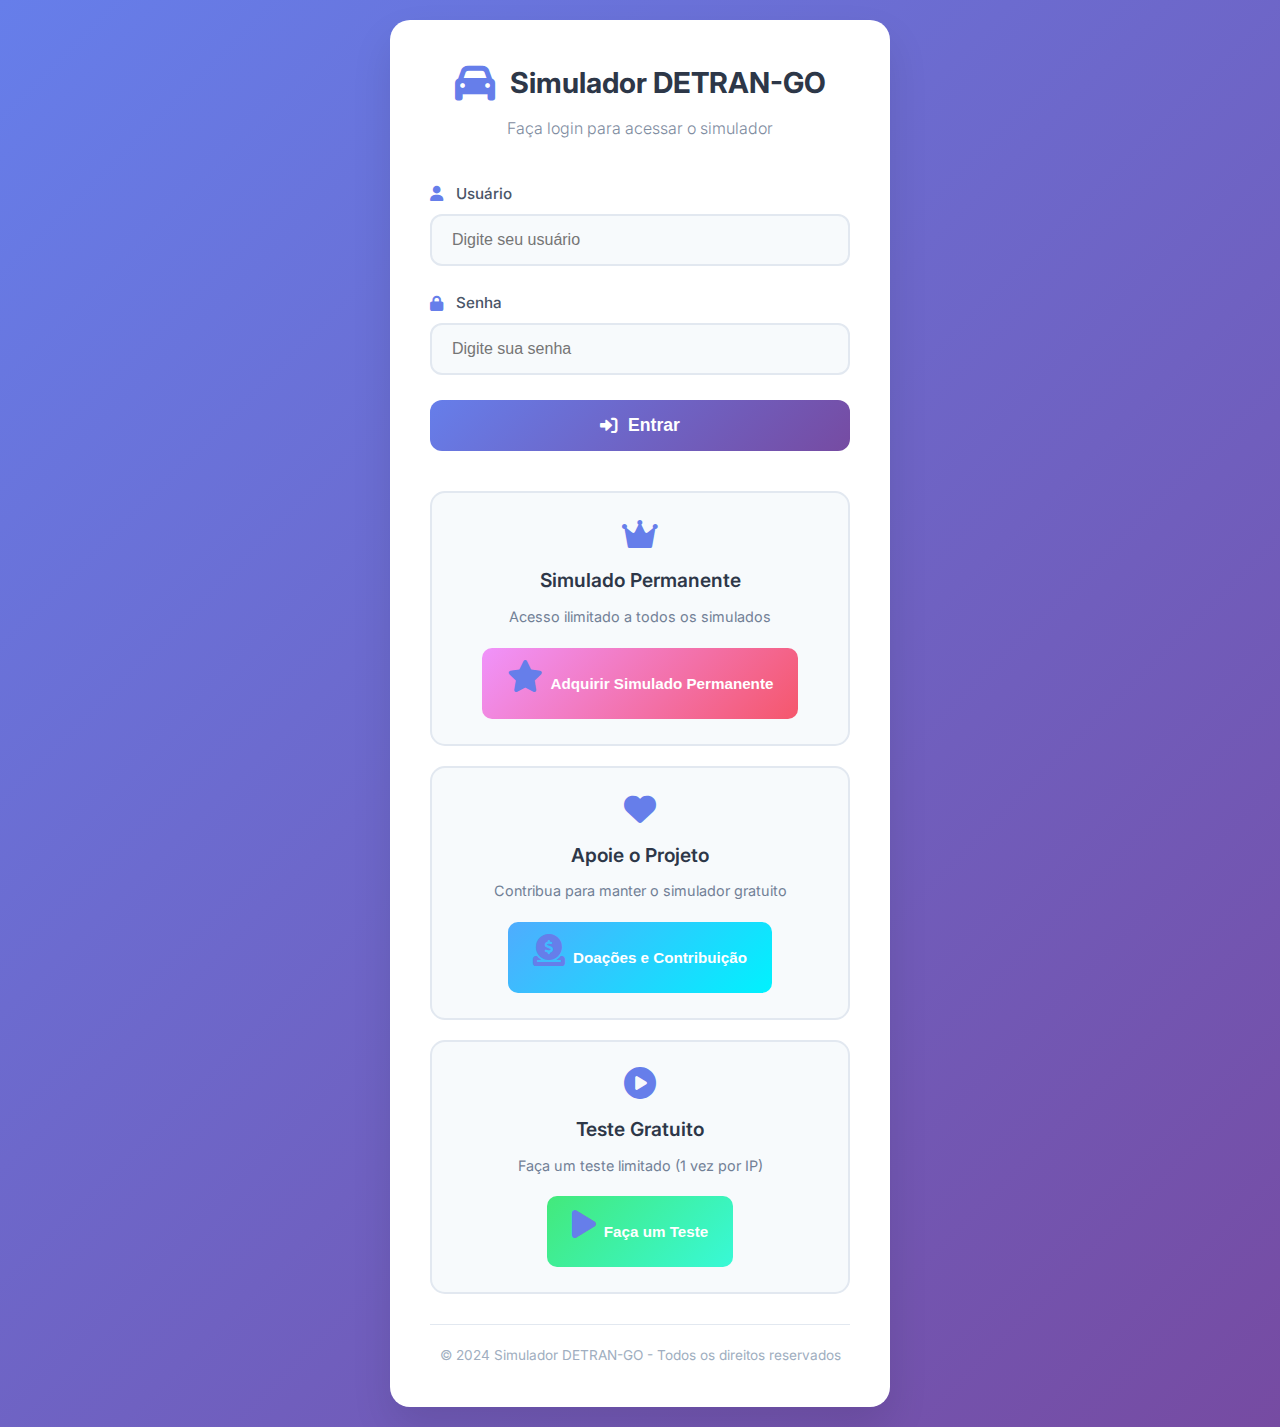
<file: index.html>
<!DOCTYPE html>
<html lang="pt-BR">
<head>
    <meta charset="UTF-8">
    <meta name="viewport" content="width=device-width, initial-scale=1.0">
    <title>Simulado Dtran</title>
    <link rel="stylesheet" href="styles.css">
    <link href="https://fonts.googleapis.com/css2?family=Inter:wght@300;400;500;600;700&display=swap" rel="stylesheet">
    <link rel="stylesheet" href="https://cdnjs.cloudflare.com/ajax/libs/font-awesome/6.0.0/css/all.min.css">
</head>
<body>
    <!-- Header com informações do usuário -->
    <div id="user-header" class="user-header" style="display: none;">
        <div class="user-info">
            <i class="fas fa-user-circle"></i>
            <span id="username-display"></span>
            <span id="user-type" class="user-type"></span>
        </div>
        <button id="logout-btn" class="logout-btn" onclick="AuthSystem.logout()">
            <i class="fas fa-sign-out-alt"></i>
            Sair
        </button>
    </div>

    <div class="container">
        <!-- Tela Inicial -->
        <div id="home-screen" class="screen active">
            <div class="header">
                <div class="logo">
                    <i class="fas fa-car"></i>
                    <h1>Simulado Dtran</h1>
                </div>
                <p class="subtitle">Prepare-se para a Prova Digital</p>
            </div>
            
            <div class="info-cards">
                <div class="info-card">
                    <i class="fas fa-question-circle"></i>
                    <h3 id="questions-count">30 Questões</h3>
                    <p>Simulado completo com questões atualizadas</p>
                </div>
                <div class="info-card">
                    <i class="fas fa-target"></i>
                    <h3 id="pass-requirement">21 para Passar</h3>
                    <p id="pass-description">Você precisa acertar pelo menos 70% das questões</p>
                </div>
                <div class="info-card">
                    <i class="fas fa-clock"></i>
                    <h3>Sem Limite de Tempo</h3>
                    <p>Faça com calma e atenção</p>
                </div>
            </div>
            
            <button id="start-btn" class="btn-primary">
                <i class="fas fa-play"></i>
                Iniciar Simulado
            </button>
        </div>

        <!-- Tela do Quiz -->
        <div id="quiz-screen" class="screen">
            <div class="quiz-header">
                <div class="progress-info">
                    <span id="question-counter">Questão 1 de 30</span>
                    <div class="progress-bar">
                        <div id="progress-fill" class="progress-fill"></div>
                    </div>
                </div>
                <div class="score-info">
                    <span id="score-display">Acertos: 0</span>
                </div>
            </div>

            <div class="question-container">
                <div id="question-text" class="question-text"></div>
                <div id="question-image" class="question-image"></div>
                
                <div id="options-container" class="options-container">
                    <!-- Opções serão inseridas dinamicamente -->
                </div>
            </div>

            <div class="quiz-controls">
                <button id="prev-btn" class="btn-secondary" disabled>
                    <i class="fas fa-arrow-left"></i>
                    Anterior
                </button>
                <button id="next-btn" class="btn-primary" disabled>
                    Próxima
                    <i class="fas fa-arrow-right"></i>
                </button>
                <button id="finish-btn" class="btn-success" style="display: none;">
                    <i class="fas fa-check"></i>
                    Finalizar
                </button>
            </div>
        </div>

        <!-- Tela de Resultados -->
        <div id="results-screen" class="screen">
            <div class="results-container">
                <div id="result-status" class="result-status">
                    <!-- Status será inserido dinamicamente -->
                </div>
                
                <div class="result-stats">
                    <div class="stat-card">
                        <i class="fas fa-check-circle"></i>
                        <h3 id="correct-answers">0</h3>
                        <p>Acertos</p>
                    </div>
                    <div class="stat-card">
                        <i class="fas fa-times-circle"></i>
                        <h3 id="wrong-answers">0</h3>
                        <p>Erros</p>
                    </div>
                    <div class="stat-card">
                        <i class="fas fa-percentage"></i>
                        <h3 id="percentage">0%</h3>
                        <p>Aproveitamento</p>
                    </div>
                </div>

                <div class="result-actions">
                    <button id="review-btn" class="btn-secondary">
                        <i class="fas fa-eye"></i>
                        Revisar Respostas
                    </button>
                    <button id="restart-btn" class="btn-primary">
                        <i class="fas fa-redo"></i>
                        Novo Simulado
                    </button>
                </div>
            </div>
        </div>

        <!-- Tela de Revisão -->
        <div id="review-screen" class="screen">
            <div class="review-header">
                <h2><i class="fas fa-eye"></i> Revisão das Respostas</h2>
                <button id="back-to-results" class="btn-secondary">
                    <i class="fas fa-arrow-left"></i>
                    Voltar aos Resultados
                </button>
            </div>
            
            <div id="review-container" class="review-container">
                <!-- Revisão será inserida dinamicamente -->
            </div>
        </div>
    </div>

    <script src="questions.js"></script>
    <script src="login.js"></script>
    <script src="script.js"></script>
    <script src="auth-integration.js"></script>
</body>
</html>
</file>
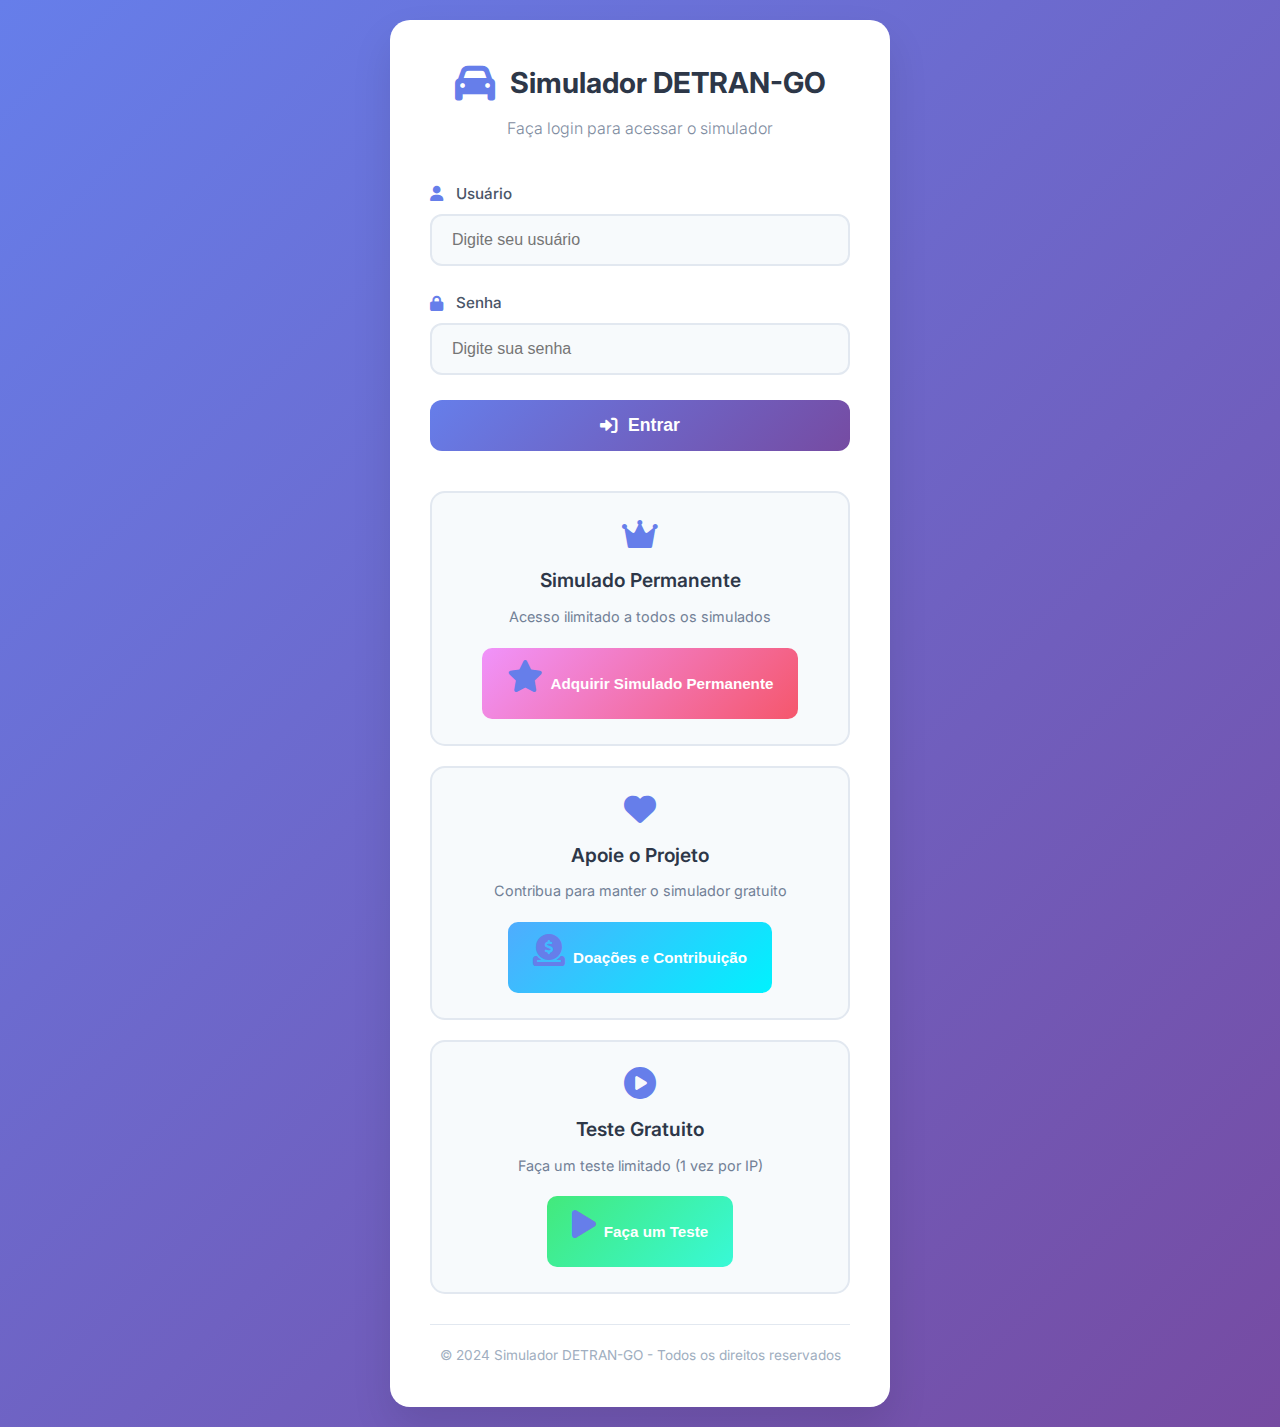
<file: login.html>
<!DOCTYPE html>
<html lang="pt-BR">
<head>
    <meta charset="UTF-8">
    <meta name="viewport" content="width=device-width, initial-scale=1.0">
    <title>Login - Simulador DETRAN-GO</title>
    <link rel="stylesheet" href="styles.css">
    <link rel="stylesheet" href="login-styles.css">
    <link href="https://fonts.googleapis.com/css2?family=Inter:wght@300;400;500;600;700&display=swap" rel="stylesheet">
    <link rel="stylesheet" href="https://cdnjs.cloudflare.com/ajax/libs/font-awesome/6.0.0/css/all.min.css">
</head>
<body>
    <div class="login-container">
        <div class="login-card">
            <div class="login-header">
                <div class="logo">
                    <i class="fas fa-car"></i>
                    <h1>Simulador DETRAN-GO</h1>
                </div>
                <p class="subtitle">Faça login para acessar o simulador</p>
            </div>

            <form id="login-form" class="login-form">
                <div class="form-group">
                    <label for="username">
                        <i class="fas fa-user"></i>
                        Usuário
                    </label>
                    <input type="text" id="username" name="username" required placeholder="Digite seu usuário">
                </div>

                <div class="form-group">
                    <label for="password">
                        <i class="fas fa-lock"></i>
                        Senha
                    </label>
                    <input type="password" id="password" name="password" required placeholder="Digite sua senha">
                </div>

                <button type="submit" class="btn-login">
                    <i class="fas fa-sign-in-alt"></i>
                    Entrar
                </button>
            </form>

            <div class="login-options">
                <div class="option-card">
                    <i class="fas fa-crown"></i>
                    <h3>Simulado Permanente</h3>
                    <p>Acesso ilimitado a todos os simulados</p>
                    <button class="btn-premium" onclick="showPremiumInfo()">
                        <i class="fas fa-star"></i>
                        Adquirir Simulado Permanente
                    </button>
                </div>

                <div class="option-card">
                    <i class="fas fa-heart"></i>
                    <h3>Apoie o Projeto</h3>
                    <p>Contribua para manter o simulador gratuito</p>
                    <button class="btn-donate" onclick="showDonationInfo()">
                        <i class="fas fa-donate"></i>
                        Doações e Contribuição
                    </button>
                </div>

                <div class="option-card test-option">
                    <i class="fas fa-play-circle"></i>
                    <h3>Teste Gratuito</h3>
                    <p>Faça um teste limitado (1 vez por IP)</p>
                    <button id="test-btn" class="btn-test" onclick="startFreeTest()">
                        <i class="fas fa-play"></i>
                        Faça um Teste
                    </button>
                    <div id="test-status" class="test-status" style="display: none;">
                        <i class="fas fa-exclamation-triangle"></i>
                        <span>Você já utilizou seu teste gratuito</span>
                    </div>
                </div>
            </div>

            <div class="login-footer">
                <p>&copy; 2024 Simulador DETRAN-GO - Todos os direitos reservados</p>
            </div>
        </div>
    </div>

    <!-- Modal Premium -->
    <div id="premium-modal" class="modal">
        <div class="modal-content">
            <span class="close" onclick="closeModal('premium-modal')">&times;</span>
            <div class="modal-header">
                <i class="fas fa-crown"></i>
                <h2>Simulado Permanente</h2>
            </div>
            <div class="modal-body">
                <div class="premium-features">
                    <div class="feature">
                        <i class="fas fa-infinity"></i>
                        <span>Simulados ilimitados</span>
                    </div>
                    <div class="feature">
                        <i class="fas fa-chart-line"></i>
                        <span>Relatórios detalhados</span>
                    </div>
                    <div class="feature">
                        <i class="fas fa-bookmark"></i>
                        <span>Salvar progresso</span>
                    </div>
                    <div class="feature">
                        <i class="fas fa-mobile-alt"></i>
                        <span>Acesso em qualquer dispositivo</span>
                    </div>
                </div>
                <div class="premium-price">
                    <h3>R$ 9,99</h3>
                    <p>Pagamento único - Acesso vitalício</p>
                </div>
                <button class="btn-premium-buy">
                    <i class="fas fa-credit-card"></i>
                    Adquirir Agora
                </button>
            </div>
        </div>
    </div>

    <!-- Modal Doação -->
    <div id="donation-modal" class="modal">
        <div class="modal-content">
            <span class="close" onclick="closeModal('donation-modal')">&times;</span>
            <div class="modal-header">
                <i class="fas fa-heart"></i>
                <h2>Apoie o Projeto</h2>
            </div>
            <div class="modal-body">
                <p>Sua contribuição ajuda a manter o simulador gratuito e sempre atualizado!</p>
                <div class="donation-options">
                    <button class="donation-btn" data-value="5">
                        <i class="fas fa-coffee"></i>
                        R$ 5,00
                        <span>Um café</span>
                    </button>
                    <button class="donation-btn" data-value="10">
                        <i class="fas fa-hamburger"></i>
                        R$ 10,00
                        <span>Um lanche</span>
                    </button>
                    <button class="donation-btn" data-value="25">
                        <i class="fas fa-pizza-slice"></i>
                        R$ 25,00
                        <span>Uma pizza</span>
                    </button>
                    <button class="donation-btn custom" onclick="showCustomDonation()">
                        <i class="fas fa-hand-holding-heart"></i>
                        Outro valor
                    </button>
                </div>
                <div class="payment-methods">
                    <h4>Formas de pagamento:</h4>
                    <div class="payment-icons">
                        <i class="fab fa-pix"></i>
                        <i class="fas fa-credit-card"></i>
                        <i class="fab fa-paypal"></i>
                    </div>
                </div>
            </div>
        </div>
    </div>

    <!-- Modal Doação Personalizada -->
    <div id="custom-donation-modal" class="modal">
        <div class="modal-content">
            <span class="close" onclick="closeModal('custom-donation-modal')">&times;</span>
            <div class="modal-header">
                <i class="fab fa-pix"></i>
                <h2>Doação Personalizada</h2>
            </div>
            <div class="modal-body">
                <div id="donation-form">
                    <p>Digite o valor que deseja contribuir:</p>
                    <div class="custom-value-input">
                        <label for="custom-donation-value">Valor (R$):</label>
                        <input type="number" id="custom-donation-value" min="1" step="0.01" placeholder="0,00">
                        <button onclick="processCustomDonation()" class="btn-generate-pix">
                            <i class="fab fa-pix"></i>
                            Gerar QR-PIX
                        </button>
                    </div>
                </div>
                <div id="qr-code-container" style="display: none;">
                    <!-- QR Code será gerado aqui -->
                </div>
            </div>
        </div>
    </div>

    <script src="login.js"></script>
</body>
</html>
</file>
<file: login-styles.css>
/* Estilos específicos para a tela de login */

body {
    margin: 0;
    padding: 0;
    font-family: 'Inter', sans-serif;
    transition: opacity 0.3s ease;
}

.login-container {
    min-height: 100vh;
    background: linear-gradient(135deg, #667eea 0%, #764ba2 100%);
    display: flex;
    align-items: center;
    justify-content: center;
    padding: 20px;
    box-sizing: border-box;
}

.login-card {
    background: white;
    border-radius: 20px;
    box-shadow: 0 20px 40px rgba(0, 0, 0, 0.1);
    padding: 40px;
    width: 100%;
    max-width: 500px;
    animation: slideUp 0.6s ease-out;
}

@keyframes slideUp {
    from {
        opacity: 0;
        transform: translateY(30px);
    }
    to {
        opacity: 1;
        transform: translateY(0);
    }
}

.login-header {
    text-align: center;
    margin-bottom: 40px;
}

.login-header .logo {
    display: flex;
    align-items: center;
    justify-content: center;
    gap: 15px;
    margin-bottom: 10px;
}

.login-header .logo i {
    font-size: 2.5rem;
    color: #667eea;
}

.login-header h1 {
    font-size: 1.8rem;
    font-weight: 700;
    color: #2d3748;
    margin: 0;
}

.login-header .subtitle {
    color: #718096;
    font-size: 1rem;
    margin: 0;
}

.login-form {
    margin-bottom: 40px;
}

.form-group {
    margin-bottom: 25px;
}

.form-group label {
    display: flex;
    align-items: center;
    gap: 10px;
    font-weight: 500;
    color: #4a5568;
    margin-bottom: 8px;
    font-size: 0.95rem;
}

.form-group label i {
    color: #667eea;
    width: 16px;
}

.form-group input {
    width: 100%;
    padding: 15px 20px;
    border: 2px solid #e2e8f0;
    border-radius: 12px;
    font-size: 1rem;
    transition: all 0.3s ease;
    background: #f7fafc;
    box-sizing: border-box;
}

.form-group input:focus {
    outline: none;
    border-color: #667eea;
    background: white;
    box-shadow: 0 0 0 3px rgba(102, 126, 234, 0.1);
}

.btn-login {
    width: 100%;
    padding: 15px;
    background: linear-gradient(135deg, #667eea 0%, #764ba2 100%);
    color: white;
    border: none;
    border-radius: 12px;
    font-size: 1.1rem;
    font-weight: 600;
    cursor: pointer;
    transition: all 0.3s ease;
    display: flex;
    align-items: center;
    justify-content: center;
    gap: 10px;
}

.btn-login:hover {
    transform: translateY(-2px);
    box-shadow: 0 10px 25px rgba(102, 126, 234, 0.3);
}

.login-options {
    display: grid;
    gap: 20px;
    margin-bottom: 30px;
}

.option-card {
    background: #f7fafc;
    border: 2px solid #e2e8f0;
    border-radius: 15px;
    padding: 25px;
    text-align: center;
    transition: all 0.3s ease;
}

.option-card:hover {
    border-color: #667eea;
    transform: translateY(-2px);
    box-shadow: 0 8px 25px rgba(0, 0, 0, 0.1);
}

.option-card i {
    font-size: 2rem;
    margin-bottom: 15px;
    color: #667eea;
}

.option-card h3 {
    font-size: 1.2rem;
    font-weight: 600;
    color: #2d3748;
    margin: 0 0 10px 0;
}

.option-card p {
    color: #718096;
    font-size: 0.9rem;
    margin: 0 0 20px 0;
    line-height: 1.5;
}

.btn-premium, .btn-donate, .btn-test {
    padding: 12px 25px;
    border: none;
    border-radius: 10px;
    font-weight: 600;
    cursor: pointer;
    transition: all 0.3s ease;
    display: inline-flex;
    align-items: center;
    gap: 8px;
    font-size: 0.95rem;
}

.btn-premium {
    background: linear-gradient(135deg, #f093fb 0%, #f5576c 100%);
    color: white;
}

.btn-donate {
    background: linear-gradient(135deg, #4facfe 0%, #00f2fe 100%);
    color: white;
}

.btn-test {
    background: linear-gradient(135deg, #43e97b 0%, #38f9d7 100%);
    color: white;
}

.btn-premium:hover, .btn-donate:hover, .btn-test:hover {
    transform: translateY(-2px);
    box-shadow: 0 8px 20px rgba(0, 0, 0, 0.2);
}

.test-status {
    background: #fed7d7;
    color: #c53030;
    padding: 10px 15px;
    border-radius: 8px;
    margin-top: 15px;
    display: flex;
    align-items: center;
    gap: 8px;
    font-size: 0.9rem;
    font-weight: 500;
}

.login-footer {
    text-align: center;
    padding-top: 20px;
    border-top: 1px solid #e2e8f0;
}

.login-footer p {
    color: #a0aec0;
    font-size: 0.85rem;
    margin: 0;
}

/* Modais */
.modal {
    display: none;
    position: fixed;
    z-index: 1000;
    left: 0;
    top: 0;
    width: 100%;
    height: 100%;
    background-color: rgba(0, 0, 0, 0.5);
    backdrop-filter: blur(5px);
}

.modal-content {
    background-color: white;
    margin: 5% auto;
    padding: 0;
    border-radius: 20px;
    width: 90%;
    max-width: 500px;
    max-height: 80vh;
    overflow-y: auto;
    animation: modalSlideIn 0.3s ease-out;
    position: relative;
}

@keyframes modalSlideIn {
    from {
        opacity: 0;
        transform: translateY(-50px) scale(0.9);
    }
    to {
        opacity: 1;
        transform: translateY(0) scale(1);
    }
}

.close {
    position: absolute;
    right: 20px;
    top: 20px;
    color: #a0aec0;
    font-size: 28px;
    font-weight: bold;
    cursor: pointer;
    z-index: 1001;
    transition: color 0.3s ease;
}

.close:hover {
    color: #2d3748;
}

.modal-header {
    background: linear-gradient(135deg, #667eea 0%, #764ba2 100%);
    color: white;
    padding: 30px;
    text-align: center;
    border-radius: 20px 20px 0 0;
}

.modal-header i {
    font-size: 2.5rem;
    margin-bottom: 10px;
}

.modal-header h2 {
    margin: 0;
    font-size: 1.5rem;
    font-weight: 600;
}

.modal-body {
    padding: 30px;
}

.premium-features {
    margin-bottom: 30px;
}

.feature {
    display: flex;
    align-items: center;
    gap: 15px;
    padding: 15px 0;
    border-bottom: 1px solid #e2e8f0;
}

.feature:last-child {
    border-bottom: none;
}

.feature i {
    color: #667eea;
    font-size: 1.2rem;
    width: 20px;
}

.feature span {
    font-weight: 500;
    color: #2d3748;
}

.premium-price {
    text-align: center;
    background: #f7fafc;
    padding: 25px;
    border-radius: 15px;
    margin-bottom: 25px;
}

.premium-price h3 {
    font-size: 2.5rem;
    font-weight: 700;
    color: #667eea;
    margin: 0 0 5px 0;
}

.premium-price p {
    color: #718096;
    margin: 0;
    font-size: 0.9rem;
}

.btn-premium-buy {
    width: 100%;
    padding: 15px;
    background: linear-gradient(135deg, #f093fb 0%, #f5576c 100%);
    color: white;
    border: none;
    border-radius: 12px;
    font-size: 1.1rem;
    font-weight: 600;
    cursor: pointer;
    transition: all 0.3s ease;
    display: flex;
    align-items: center;
    justify-content: center;
    gap: 10px;
}

.btn-premium-buy:hover {
    transform: translateY(-2px);
    box-shadow: 0 10px 25px rgba(240, 147, 251, 0.3);
}

.donation-options {
    display: grid;
    grid-template-columns: repeat(auto-fit, minmax(120px, 1fr));
    gap: 15px;
    margin-bottom: 30px;
}

.donation-btn {
    background: white;
    border: 2px solid #e2e8f0;
    border-radius: 12px;
    padding: 20px 15px;
    cursor: pointer;
    transition: all 0.3s ease;
    text-align: center;
    display: flex;
    flex-direction: column;
    align-items: center;
    gap: 8px;
}

.donation-btn:hover {
    border-color: #4facfe;
    background: #f0f9ff;
    transform: translateY(-2px);
}

.donation-btn i {
    font-size: 1.5rem;
    color: #4facfe;
}

.donation-btn span {
    font-size: 0.8rem;
    color: #718096;
}

.donation-btn.custom {
    background: linear-gradient(135deg, #4facfe 0%, #00f2fe 100%);
    color: white;
    border-color: transparent;
}

.donation-btn.custom:hover {
    background: linear-gradient(135deg, #3b82f6 0%, #06b6d4 100%);
}

.donation-link-section {
    text-align: center;
    margin: 20px 0;
    padding: 20px;
    background: #f0f9ff;
    border-radius: 12px;
    border: 2px dashed #4facfe;
}

.donation-link-text {
    margin: 0 0 15px 0;
    color: #2d3748;
    font-size: 0.95rem;
    font-weight: 500;
}

.btn-donation-link {
    display: inline-flex;
    align-items: center;
    gap: 10px;
    padding: 12px 25px;
    background: linear-gradient(135deg, #00a650 0%, #00d4aa 100%);
    color: white;
    text-decoration: none;
    border-radius: 10px;
    font-weight: 600;
    font-size: 1rem;
    transition: all 0.3s ease;
    box-shadow: 0 4px 15px rgba(0, 166, 80, 0.2);
}

.btn-donation-link:hover {
    transform: translateY(-2px);
    box-shadow: 0 8px 25px rgba(0, 166, 80, 0.3);
    text-decoration: none;
    color: white;
}

.payment-methods {
    text-align: center;
    background: #f7fafc;
    padding: 20px;
    border-radius: 12px;
}

.payment-methods h4 {
    margin: 0 0 15px 0;
    color: #2d3748;
    font-size: 1rem;
}

.payment-icons {
    display: flex;
    justify-content: center;
    gap: 20px;
}

.payment-icons i {
    font-size: 2rem;
    color: #667eea;
}

/* Responsividade */
@media (max-width: 768px) {
    .login-container {
        padding: 10px;
    }
    
    .login-card {
        padding: 30px 20px;
    }
    
    .modal-content {
        margin: 10% auto;
        width: 95%;
    }
    
    .modal-body {
        padding: 20px;
    }
    
    .donation-options {
        grid-template-columns: repeat(2, 1fr);
    }
}

@media (max-width: 480px) {
    .login-header h1 {
        font-size: 1.5rem;
    }
    
    .donation-options {
        grid-template-columns: 1fr;
    }
    
    .premium-price h3 {
        font-size: 2rem;
    }
}

/* Estilos para doação personalizada */
.custom-value-input {
    display: flex;
    flex-direction: column;
    gap: 15px;
    margin: 20px 0;
}

.custom-value-input label {
    font-weight: 600;
    color: #2d3748;
    font-size: 1rem;
}

.custom-value-input input {
    padding: 12px 15px;
    border: 2px solid #e2e8f0;
    border-radius: 8px;
    font-size: 1.1rem;
    transition: border-color 0.3s ease;
}

.custom-value-input input:focus {
    outline: none;
    border-color: #4facfe;
    box-shadow: 0 0 0 3px rgba(79, 172, 254, 0.1);
}

.btn-generate-pix {
    background: linear-gradient(135deg, #32d74b 0%, #00c851 100%);
    color: white;
    border: none;
    padding: 15px 20px;
    border-radius: 10px;
    font-size: 1.1rem;
    font-weight: 600;
    cursor: pointer;
    transition: all 0.3s ease;
    display: flex;
    align-items: center;
    justify-content: center;
    gap: 10px;
}

.btn-generate-pix:hover {
    background: linear-gradient(135deg, #28a745 0%, #20c997 100%);
    transform: translateY(-2px);
    box-shadow: 0 8px 20px rgba(50, 215, 75, 0.3);
}

/* Estilos para QR Code PIX */
.qr-code-display {
    text-align: center;
    padding: 20px;
}

.qr-placeholder {
    background: #f8f9fa;
    border: 2px dashed #dee2e6;
    border-radius: 15px;
    padding: 40px 20px;
    margin-bottom: 20px;
}

.qr-placeholder i {
    font-size: 4rem;
    color: #32d74b;
    margin-bottom: 15px;
}

.qr-placeholder p {
    margin: 10px 0;
    color: #495057;
}

.pix-value {
    font-size: 1.5rem;
    font-weight: 700;
    color: #32d74b !important;
    margin: 15px 0 !important;
}

.pix-instructions {
    background: white;
    border-radius: 10px;
    padding: 15px;
    margin-top: 20px;
    border: 1px solid #e9ecef;
}

.pix-instructions p {
    margin: 5px 0;
    font-size: 0.9rem;
    color: #6c757d;
}

.pix-copy-paste {
    background: #f8f9fa;
    padding: 20px;
    border-radius: 10px;
    border: 1px solid #e9ecef;
}

.pix-copy-paste p {
    margin: 0 0 10px 0;
    font-weight: 600;
    color: #495057;
}

.pix-copy-paste input {
    width: 100%;
    padding: 10px;
    border: 1px solid #ced4da;
    border-radius: 5px;
    font-family: monospace;
    font-size: 0.8rem;
    background: white;
    margin-bottom: 10px;
}

.btn-copy-pix {
    background: #007bff;
    color: white;
    border: none;
    padding: 10px 15px;
    border-radius: 5px;
    cursor: pointer;
    font-size: 0.9rem;
    transition: background-color 0.3s ease;
    display: flex;
    align-items: center;
    gap: 8px;
    margin: 0 auto;
}

.btn-copy-pix:hover {
    background: #0056b3;
}

@media (max-width: 480px) {
    .qr-placeholder {
        padding: 30px 15px;
    }
    
    .qr-placeholder i {
        font-size: 3rem;
    }
    
    .pix-value {
        font-size: 1.3rem;
    }
}
</file>
<file: styles.css>
/* Reset e configurações básicas */
* {
    margin: 0;
    padding: 0;
    box-sizing: border-box;
}

body {
    font-family: 'Inter', sans-serif;
    background: linear-gradient(135deg, #667eea 0%, #764ba2 100%);
    min-height: 100vh;
    color: #333;
    line-height: 1.6;
    transition: opacity 0.3s ease;
}

.container {
    max-width: 1200px;
    margin: 0 auto;
    padding: 20px;
    min-height: 100vh;
    display: flex;
    align-items: center;
    justify-content: center;
}

/* Telas */
.screen {
    display: none;
    width: 100%;
    max-width: 800px;
    background: white;
    border-radius: 20px;
    box-shadow: 0 20px 60px rgba(0, 0, 0, 0.1);
    overflow: hidden;
    animation: fadeIn 0.5s ease-in-out;
}

.screen.active {
    display: block;
}

@keyframes fadeIn {
    from {
        opacity: 0;
        transform: translateY(20px);
    }
    to {
        opacity: 1;
        transform: translateY(0);
    }
}

/* Tela Inicial */
.header {
    text-align: center;
    padding: 40px 30px 30px;
    background: linear-gradient(135deg, #1e3c72 0%, #2a5298 100%);
    color: white;
}

.logo {
    display: flex;
    align-items: center;
    justify-content: center;
    gap: 15px;
    margin-bottom: 10px;
}

.logo i {
    font-size: 2.5rem;
    color: #ffd700;
}

.logo h1 {
    font-size: 2rem;
    font-weight: 700;
    margin: 0;
}

.subtitle {
    font-size: 1.1rem;
    opacity: 0.9;
    font-weight: 300;
}

.info-cards {
    display: grid;
    grid-template-columns: repeat(auto-fit, minmax(200px, 1fr));
    gap: 20px;
    padding: 30px;
}

.info-card {
    text-align: center;
    padding: 25px 20px;
    background: #f8f9fa;
    border-radius: 15px;
    border: 2px solid #e9ecef;
    transition: all 0.3s ease;
}

.info-card:hover {
    transform: translateY(-5px);
    box-shadow: 0 10px 30px rgba(0, 0, 0, 0.1);
    border-color: #2a5298;
}

.info-card i {
    font-size: 2rem;
    color: #2a5298;
    margin-bottom: 15px;
}

.info-card h3 {
    font-size: 1.2rem;
    font-weight: 600;
    margin-bottom: 8px;
    color: #333;
}

.info-card p {
    color: #666;
    font-size: 0.9rem;
}

/* Botões */
.btn-primary, .btn-secondary, .btn-success {
    padding: 15px 30px;
    border: none;
    border-radius: 10px;
    font-size: 1rem;
    font-weight: 600;
    cursor: pointer;
    transition: all 0.3s ease;
    display: inline-flex;
    align-items: center;
    gap: 10px;
    text-decoration: none;
    font-family: inherit;
}

.btn-primary {
    background: linear-gradient(135deg, #2a5298 0%, #1e3c72 100%);
    color: white;
    margin: 30px;
    width: calc(100% - 60px);
    justify-content: center;
}

.btn-primary:hover {
    transform: translateY(-2px);
    box-shadow: 0 10px 25px rgba(42, 82, 152, 0.3);
}

.btn-primary:disabled {
    background: #ccc;
    cursor: not-allowed;
    transform: none;
    box-shadow: none;
}

.btn-secondary {
    background: #6c757d;
    color: white;
}

.btn-secondary:hover {
    background: #5a6268;
    transform: translateY(-2px);
}

.btn-success {
    background: linear-gradient(135deg, #28a745 0%, #20c997 100%);
    color: white;
}

.btn-success:hover {
    transform: translateY(-2px);
    box-shadow: 0 10px 25px rgba(40, 167, 69, 0.3);
}

/* Tela do Quiz */
.quiz-header {
    background: #f8f9fa;
    padding: 20px 30px;
    border-bottom: 2px solid #e9ecef;
    display: flex;
    justify-content: space-between;
    align-items: center;
    flex-wrap: wrap;
    gap: 15px;
}

.progress-info {
    flex: 1;
    min-width: 200px;
}

#question-counter {
    font-weight: 600;
    color: #2a5298;
    margin-bottom: 8px;
    display: block;
}

.progress-bar {
    width: 100%;
    height: 8px;
    background: #e9ecef;
    border-radius: 4px;
    overflow: hidden;
}

.progress-fill {
    height: 100%;
    background: linear-gradient(90deg, #2a5298, #1e3c72);
    transition: width 0.3s ease;
    width: 0%;
}

.score-info {
    font-weight: 600;
    color: #28a745;
    font-size: 1.1rem;
}

.question-container {
    padding: 30px;
}

.question-text {
    font-size: 1.2rem;
    font-weight: 500;
    margin-bottom: 25px;
    line-height: 1.6;
    color: #333;
}

.question-image {
    text-align: center;
    margin-bottom: 25px;
}

.question-image img {
    max-width: 100%;
    height: auto;
    border-radius: 10px;
    box-shadow: 0 5px 15px rgba(0, 0, 0, 0.1);
}

.options-container {
    display: flex;
    flex-direction: column;
    gap: 12px;
}

.option {
    padding: 15px 20px;
    background: #f8f9fa;
    border: 2px solid #e9ecef;
    border-radius: 10px;
    cursor: pointer;
    transition: all 0.3s ease;
    font-size: 1rem;
    display: flex;
    align-items: center;
    gap: 12px;
}

.option:hover {
    background: #e9ecef;
    border-color: #2a5298;
}

.option.selected {
    background: #e3f2fd;
    border-color: #2a5298;
    color: #1565c0;
}

.option.correct {
    background: #d4edda;
    border-color: #28a745;
    color: #155724;
}

.option.incorrect {
    background: #f8d7da;
    border-color: #dc3545;
    color: #721c24;
}

.option-letter {
    width: 30px;
    height: 30px;
    background: #2a5298;
    color: white;
    border-radius: 50%;
    display: flex;
    align-items: center;
    justify-content: center;
    font-weight: 600;
    font-size: 0.9rem;
}

.option.correct .option-letter {
    background: #28a745;
}

.option.incorrect .option-letter {
    background: #dc3545;
}

.quiz-controls {
    padding: 20px 30px;
    background: #f8f9fa;
    border-top: 2px solid #e9ecef;
    display: flex;
    justify-content: space-between;
    gap: 15px;
}

/* Tela de Resultados */
.results-container {
    padding: 40px 30px;
    text-align: center;
}

.result-status {
    margin-bottom: 30px;
}

.result-status.passed {
    color: #28a745;
}

.result-status.failed {
    color: #dc3545;
}

.result-status i {
    font-size: 4rem;
    margin-bottom: 15px;
    display: block;
}

.result-status h2 {
    font-size: 2rem;
    font-weight: 700;
    margin-bottom: 10px;
}

.result-status p {
    font-size: 1.1rem;
    opacity: 0.8;
}

.result-stats {
    display: grid;
    grid-template-columns: repeat(auto-fit, minmax(150px, 1fr));
    gap: 20px;
    margin-bottom: 30px;
}

.stat-card {
    padding: 25px 20px;
    background: #f8f9fa;
    border-radius: 15px;
    border: 2px solid #e9ecef;
}

.stat-card i {
    font-size: 2rem;
    margin-bottom: 10px;
    color: #2a5298;
}

.stat-card h3 {
    font-size: 2rem;
    font-weight: 700;
    margin-bottom: 5px;
    color: #333;
}

.stat-card p {
    color: #666;
    font-weight: 500;
}

.result-actions {
    display: flex;
    gap: 15px;
    justify-content: center;
    flex-wrap: wrap;
}

.result-actions .btn-primary,
.result-actions .btn-secondary {
    margin: 0;
    width: auto;
    min-width: 150px;
}

/* Tela de Revisão */
.review-header {
    padding: 20px 30px;
    background: #f8f9fa;
    border-bottom: 2px solid #e9ecef;
    display: flex;
    justify-content: space-between;
    align-items: center;
    flex-wrap: wrap;
    gap: 15px;
}

.review-header h2 {
    color: #2a5298;
    font-size: 1.5rem;
    display: flex;
    align-items: center;
    gap: 10px;
}

.review-container {
    padding: 30px;
    max-height: 70vh;
    overflow-y: auto;
}

.review-question {
    margin-bottom: 30px;
    padding: 20px;
    background: #f8f9fa;
    border-radius: 10px;
    border-left: 4px solid #2a5298;
}

.review-question.incorrect {
    border-left-color: #dc3545;
}

.review-question-header {
    display: flex;
    justify-content: space-between;
    align-items: center;
    margin-bottom: 15px;
    flex-wrap: wrap;
    gap: 10px;
}

.review-question-number {
    font-weight: 600;
    color: #2a5298;
}

.review-result {
    padding: 5px 12px;
    border-radius: 20px;
    font-size: 0.9rem;
    font-weight: 600;
}

.review-result.correct {
    background: #d4edda;
    color: #155724;
}

.review-result.incorrect {
    background: #f8d7da;
    color: #721c24;
}

.review-question-text {
    font-weight: 500;
    margin-bottom: 15px;
    color: #333;
}

.review-options {
    display: flex;
    flex-direction: column;
    gap: 8px;
}

.review-option {
    padding: 10px 15px;
    border-radius: 8px;
    display: flex;
    align-items: center;
    gap: 10px;
    font-size: 0.95rem;
}

.review-option.user-answer {
    background: #e3f2fd;
    border: 1px solid #2196f3;
}

.review-option.correct-answer {
    background: #d4edda;
    border: 1px solid #28a745;
}

.review-option.user-wrong {
    background: #f8d7da;
    border: 1px solid #dc3545;
}

/* Responsividade */
@media (max-width: 768px) {
    .container {
        padding: 10px;
    }
    
    .screen {
        border-radius: 15px;
    }
    
    .header {
        padding: 30px 20px 25px;
    }
    
    .logo h1 {
        font-size: 1.5rem;
    }
    
    .info-cards {
        padding: 20px;
        grid-template-columns: 1fr;
    }
    
    .quiz-header {
        padding: 15px 20px;
        flex-direction: column;
        align-items: stretch;
    }
    
    .question-container {
        padding: 20px;
    }
    
    .quiz-controls {
        padding: 15px 20px;
        flex-direction: column;
    }
    
    .quiz-controls .btn-primary,
    .quiz-controls .btn-secondary {
        width: 100%;
        justify-content: center;
    }
    
    .result-actions {
        flex-direction: column;
    }
    
    .result-actions .btn-primary,
    .result-actions .btn-secondary {
        width: 100%;
    }
    
    .review-header {
        padding: 15px 20px;
        flex-direction: column;
        align-items: stretch;
    }
    
    .review-container {
        padding: 20px;
    }
}

@media (max-width: 480px) {
    .logo {
        flex-direction: column;
        gap: 10px;
    }
    
    .logo h1 {
        font-size: 1.3rem;
    }
    
    .question-text {
        font-size: 1.1rem;
    }
    
    .result-stats {
        grid-template-columns: 1fr;
    }
}

/* Animações adicionais */
.option {
    animation: slideInUp 0.3s ease-out;
}

@keyframes slideInUp {
    from {
        opacity: 0;
        transform: translateY(10px);
    }
    to {
        opacity: 1;
        transform: translateY(0);
    }
}

/* Scrollbar personalizada */
.review-container::-webkit-scrollbar {
    width: 8px;
}

.review-container::-webkit-scrollbar-track {
    background: #f1f1f1;
    border-radius: 4px;
}

.review-container::-webkit-scrollbar-thumb {
    background: #2a5298;
    border-radius: 4px;
}

.review-container::-webkit-scrollbar-thumb:hover {
    background: #1e3c72;
}
</file>
